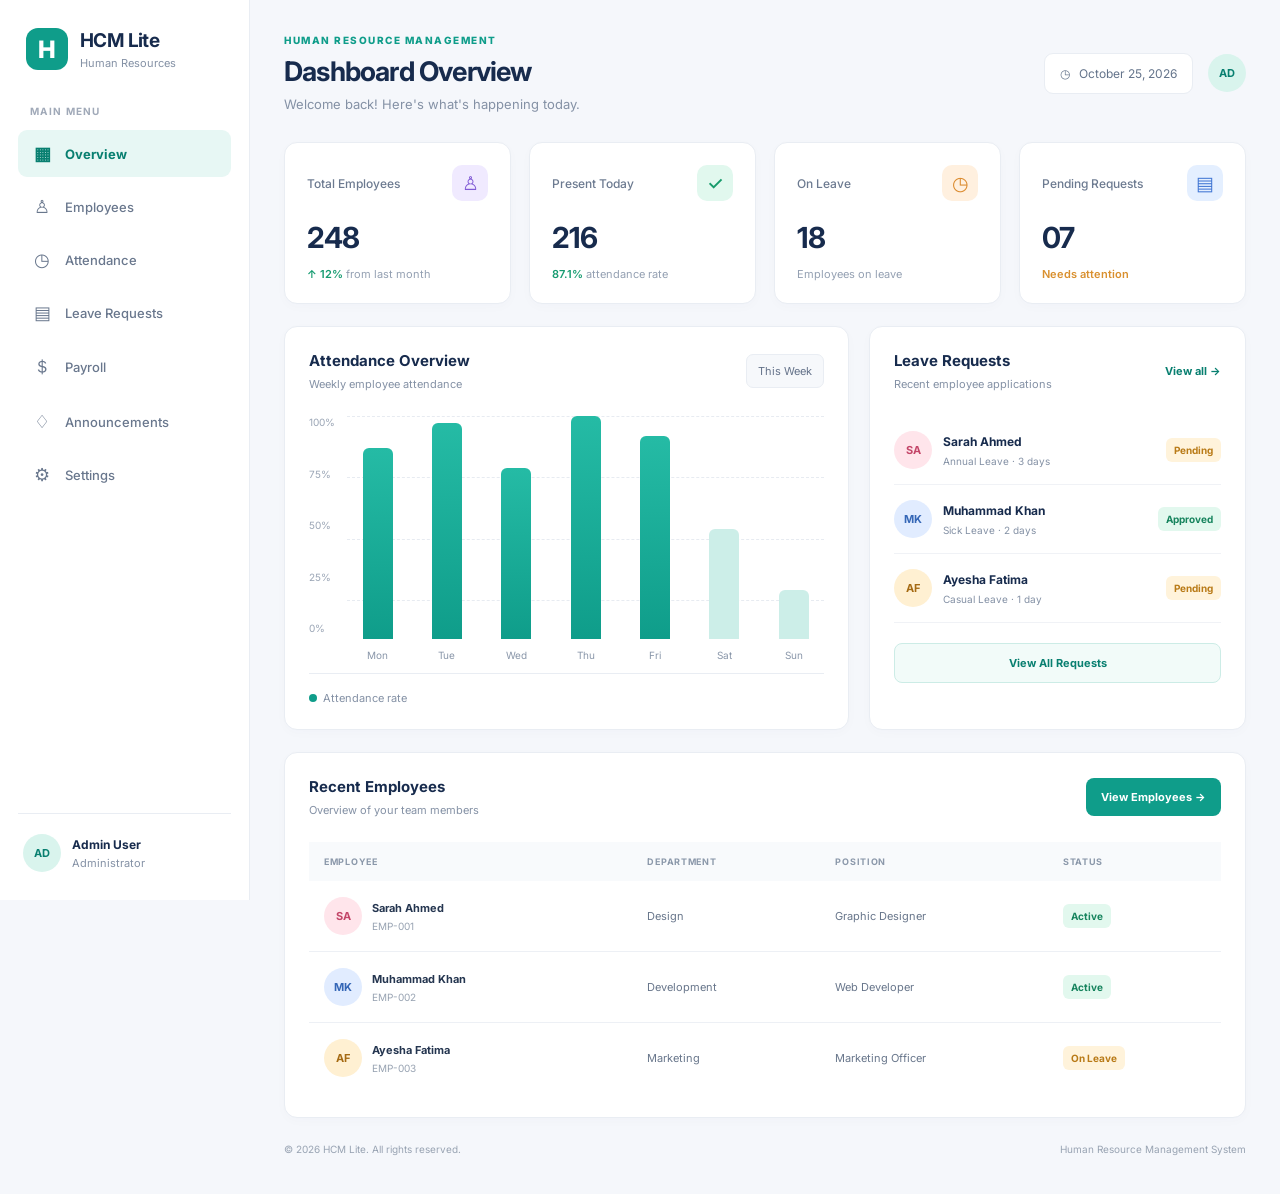
<file: index.html>
<!DOCTYPE html>
<html lang="en"><head><meta charset="UTF-8"><meta name="viewport" content="width=device-width, initial-scale=1.0"><title>HCM Lite | Dashboard</title><link rel="stylesheet" href="style.css"></head>
<body><div class="dashboard"><aside class="sidebar"><a class="brand" href="index.html"><div class="brand-logo">H</div><div><h2>HCM Lite</h2><p>Human Resources</p></div></a><p class="menu-title">MAIN MENU</p><nav class="nav-menu"><a href="index.html" class="nav-link active"><span>▦</span>Overview</a>
<a href="employees.html" class="nav-link"><span>♙</span>Employees</a>
<a href="attendance.html" class="nav-link"><span>◷</span>Attendance</a>
<a href="leaves.html" class="nav-link"><span>▤</span>Leave Requests</a>
<a href="payroll.html" class="nav-link"><span>＄</span>Payroll</a>
<a href="announcements.html" class="nav-link"><span>♢</span>Announcements</a>
<a href="settings.html" class="nav-link"><span>⚙</span>Settings</a></nav><div class="sidebar-bottom"><div class="profile"><div class="avatar admin-avatar">AD</div><div><h4>Admin User</h4><p>Administrator</p></div></div></div></aside>
<main class="main-content"><header class="topbar"><div><p class="eyebrow">HUMAN RESOURCE MANAGEMENT</p><h1>Dashboard Overview</h1><p class="subtitle">Welcome back! Here's what's happening today.</p></div><div class="top-actions"><div class="date-box">◷ &nbsp; October 25, 2026</div><div class="avatar admin-avatar">AD</div></div></header>
<section class="stats-grid">
<div class="stat-card"><div class="stat-top"><span>Total Employees</span><span class="stat-icon purple">♙</span></div><h2>248</h2><p class="positive">↑ 12% <span>from last month</span></p></div>
<div class="stat-card"><div class="stat-top"><span>Present Today</span><span class="stat-icon green">✓</span></div><h2>216</h2><p class="positive">87.1% <span>attendance rate</span></p></div>
<div class="stat-card"><div class="stat-top"><span>On Leave</span><span class="stat-icon orange">◷</span></div><h2>18</h2><p class="muted">Employees on leave</p></div>
<div class="stat-card"><div class="stat-top"><span>Pending Requests</span><span class="stat-icon blue">▤</span></div><h2>07</h2><p class="warning-text">Needs attention</p></div></section>
<section class="content-grid"><div class="panel"><div class="panel-heading"><div><h3>Attendance Overview</h3><p>Weekly employee attendance</p></div><span class="small-badge">This Week</span></div>
<div class="chart"><div class="chart-y"><span>100%</span><span>75%</span><span>50%</span><span>25%</span><span>0%</span></div><div class="chart-area"><div class="grid-line line-1"></div><div class="grid-line line-2"></div><div class="grid-line line-3"></div><div class="grid-line line-4"></div><div class="bars">
<div class="bar-group"><div class="bar" style="height:78%"></div><span>Mon</span></div><div class="bar-group"><div class="bar" style="height:88%"></div><span>Tue</span></div><div class="bar-group"><div class="bar" style="height:70%"></div><span>Wed</span></div><div class="bar-group"><div class="bar" style="height:94%"></div><span>Thu</span></div><div class="bar-group"><div class="bar" style="height:83%"></div><span>Fri</span></div><div class="bar-group"><div class="bar secondary-bar" style="height:45%"></div><span>Sat</span></div><div class="bar-group"><div class="bar secondary-bar" style="height:20%"></div><span>Sun</span></div></div></div></div><div class="chart-legend"><i class="legend-dot"></i>Attendance rate</div></div>
<div class="panel"><div class="panel-heading"><div><h3>Leave Requests</h3><p>Recent employee applications</p></div><a href="leaves.html" class="text-link">View all →</a></div>
<div class="request-item"><div class="avatar avatar-pink">SA</div><div class="request-info"><h4>Sarah Ahmed</h4><p>Annual Leave · 3 days</p></div><span class="status pending">Pending</span></div>
<div class="request-item"><div class="avatar avatar-blue">MK</div><div class="request-info"><h4>Muhammad Khan</h4><p>Sick Leave · 2 days</p></div><span class="status approved">Approved</span></div>
<div class="request-item"><div class="avatar avatar-yellow">AF</div><div class="request-info"><h4>Ayesha Fatima</h4><p>Casual Leave · 1 day</p></div><span class="status pending">Pending</span></div><a href="leaves.html" class="view-button">View All Requests</a></div></section>
<section class="panel"><div class="panel-heading"><div><h3>Recent Employees</h3><p>Overview of your team members</p></div><a href="employees.html" class="primary-button">View Employees →</a></div><div class="table-wrap"><table><thead><tr><th>EMPLOYEE</th><th>DEPARTMENT</th><th>POSITION</th><th>STATUS</th></tr></thead><tbody>
<tr><td><div class="table-person"><div class="avatar avatar-pink">SA</div><div><strong>Sarah Ahmed</strong><small>EMP-001</small></div></div></td><td>Design</td><td>Graphic Designer</td><td><span class="status approved">Active</span></td></tr>
<tr><td><div class="table-person"><div class="avatar avatar-blue">MK</div><div><strong>Muhammad Khan</strong><small>EMP-002</small></div></div></td><td>Development</td><td>Web Developer</td><td><span class="status approved">Active</span></td></tr>
<tr><td><div class="table-person"><div class="avatar avatar-yellow">AF</div><div><strong>Ayesha Fatima</strong><small>EMP-003</small></div></div></td><td>Marketing</td><td>Marketing Officer</td><td><span class="status pending">On Leave</span></td></tr></tbody></table></div></section><footer class="footer"><p>© 2026 HCM Lite. All rights reserved.</p><p>Human Resource Management System</p></footer></main></div></body></html>
</file>
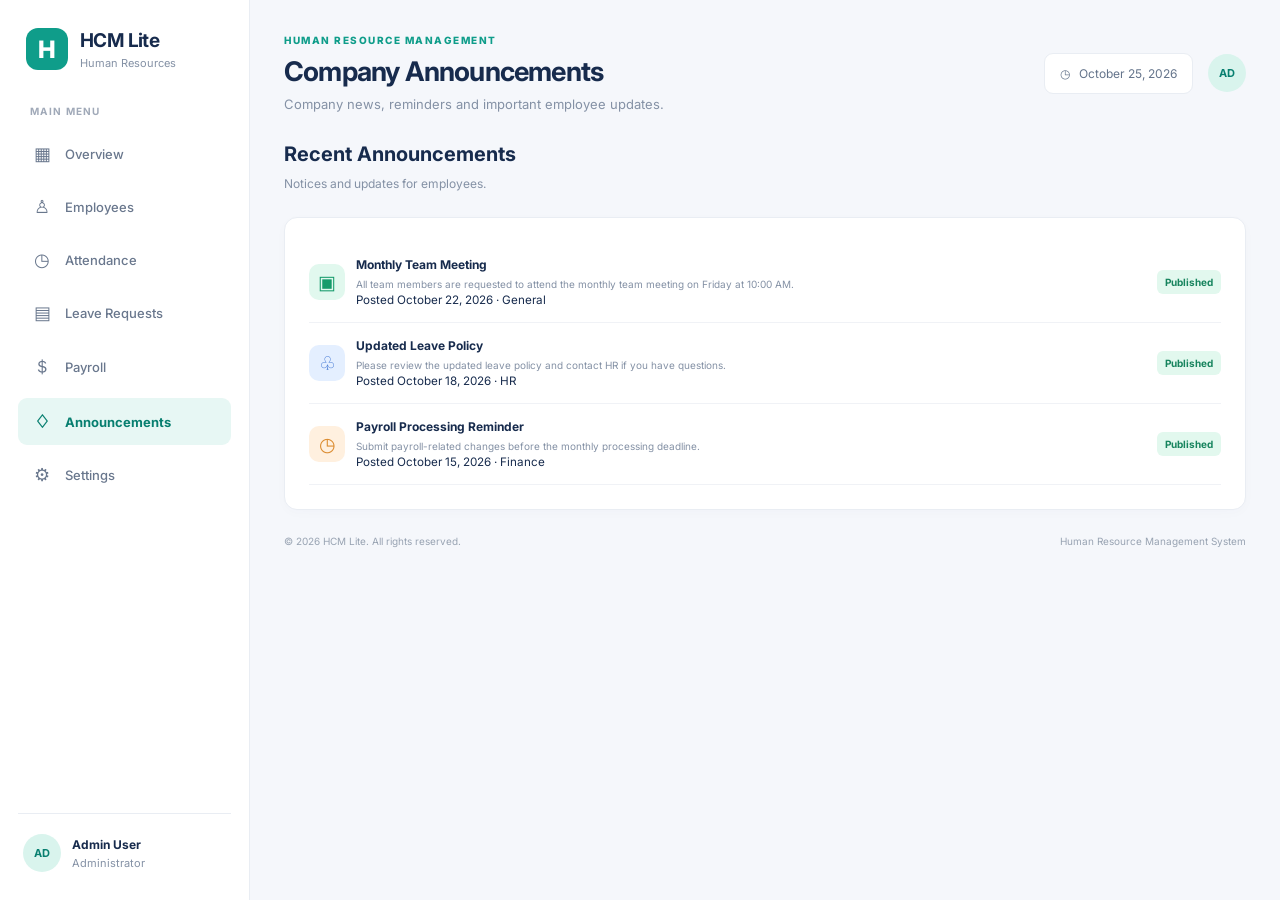
<file: announcements.html>
<!DOCTYPE html>
<html lang="en"><head><meta charset="UTF-8"><meta name="viewport" content="width=device-width, initial-scale=1.0"><title>HCM Lite | Announcements</title><link rel="stylesheet" href="style.css"></head>
<body><div class="dashboard"><aside class="sidebar"><a class="brand" href="index.html"><div class="brand-logo">H</div><div><h2>HCM Lite</h2><p>Human Resources</p></div></a><p class="menu-title">MAIN MENU</p><nav class="nav-menu"><a href="index.html" class="nav-link"><span>▦</span>Overview</a>
<a href="employees.html" class="nav-link"><span>♙</span>Employees</a>
<a href="attendance.html" class="nav-link"><span>◷</span>Attendance</a>
<a href="leaves.html" class="nav-link"><span>▤</span>Leave Requests</a>
<a href="payroll.html" class="nav-link"><span>＄</span>Payroll</a>
<a href="announcements.html" class="nav-link active"><span>♢</span>Announcements</a>
<a href="settings.html" class="nav-link"><span>⚙</span>Settings</a></nav><div class="sidebar-bottom"><div class="profile"><div class="avatar admin-avatar">AD</div><div><h4>Admin User</h4><p>Administrator</p></div></div></div></aside>
<main class="main-content"><header class="topbar"><div><p class="eyebrow">HUMAN RESOURCE MANAGEMENT</p><h1>Company Announcements</h1><p class="subtitle">Company news, reminders and important employee updates.</p></div><div class="top-actions"><div class="date-box">◷ &nbsp; October 25, 2026</div><div class="avatar admin-avatar">AD</div></div></header>
<div class="page-intro"><h2>Recent Announcements</h2><p>Notices and updates for employees.</p></div><section class="panel"><div class="request-item"><div class="stat-icon green">▣</div><div class="request-info"><h4>Monthly Team Meeting</h4><p>All team members are requested to attend the monthly team meeting on Friday at 10:00 AM.</p><small>Posted October 22, 2026 · General</small></div><span class="status approved">Published</span></div><div class="request-item"><div class="stat-icon blue">♧</div><div class="request-info"><h4>Updated Leave Policy</h4><p>Please review the updated leave policy and contact HR if you have questions.</p><small>Posted October 18, 2026 · HR</small></div><span class="status approved">Published</span></div><div class="request-item"><div class="stat-icon orange">◷</div><div class="request-info"><h4>Payroll Processing Reminder</h4><p>Submit payroll-related changes before the monthly processing deadline.</p><small>Posted October 15, 2026 · Finance</small></div><span class="status approved">Published</span></div></section><footer class="footer"><p>© 2026 HCM Lite. All rights reserved.</p><p>Human Resource Management System</p></footer></main></div></body></html>
</file>
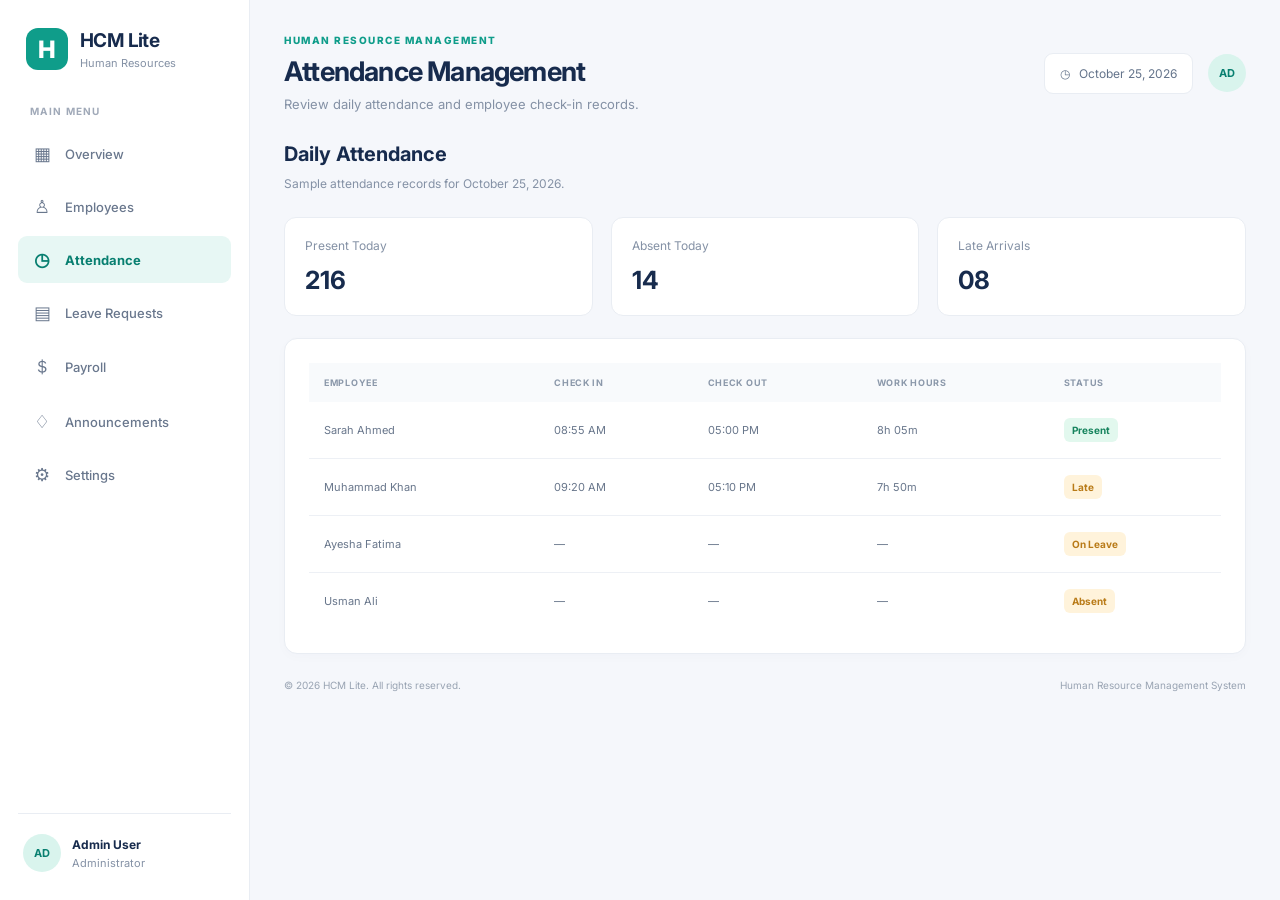
<file: attendance.html>
<!DOCTYPE html>
<html lang="en"><head><meta charset="UTF-8"><meta name="viewport" content="width=device-width, initial-scale=1.0"><title>HCM Lite | Attendance</title><link rel="stylesheet" href="style.css"></head>
<body><div class="dashboard"><aside class="sidebar"><a class="brand" href="index.html"><div class="brand-logo">H</div><div><h2>HCM Lite</h2><p>Human Resources</p></div></a><p class="menu-title">MAIN MENU</p><nav class="nav-menu"><a href="index.html" class="nav-link"><span>▦</span>Overview</a>
<a href="employees.html" class="nav-link"><span>♙</span>Employees</a>
<a href="attendance.html" class="nav-link active"><span>◷</span>Attendance</a>
<a href="leaves.html" class="nav-link"><span>▤</span>Leave Requests</a>
<a href="payroll.html" class="nav-link"><span>＄</span>Payroll</a>
<a href="announcements.html" class="nav-link"><span>♢</span>Announcements</a>
<a href="settings.html" class="nav-link"><span>⚙</span>Settings</a></nav><div class="sidebar-bottom"><div class="profile"><div class="avatar admin-avatar">AD</div><div><h4>Admin User</h4><p>Administrator</p></div></div></div></aside>
<main class="main-content"><header class="topbar"><div><p class="eyebrow">HUMAN RESOURCE MANAGEMENT</p><h1>Attendance Management</h1><p class="subtitle">Review daily attendance and employee check-in records.</p></div><div class="top-actions"><div class="date-box">◷ &nbsp; October 25, 2026</div><div class="avatar admin-avatar">AD</div></div></header>
<div class="page-intro"><h2>Daily Attendance</h2><p>Sample attendance records for October 25, 2026.</p></div><div class="info-grid"><div class="info-card"><p>Present Today</p><h3>216</h3></div><div class="info-card"><p>Absent Today</p><h3>14</h3></div><div class="info-card"><p>Late Arrivals</p><h3>08</h3></div></div><section class="panel"><div class="table-wrap"><table><thead><tr><th>EMPLOYEE</th><th>CHECK IN</th><th>CHECK OUT</th><th>WORK HOURS</th><th>STATUS</th></tr></thead><tbody><tr><td>Sarah Ahmed</td><td>08:55 AM</td><td>05:00 PM</td><td>8h 05m</td><td><span class="status approved">Present</span></td></tr><tr><td>Muhammad Khan</td><td>09:20 AM</td><td>05:10 PM</td><td>7h 50m</td><td><span class="status pending">Late</span></td></tr><tr><td>Ayesha Fatima</td><td>—</td><td>—</td><td>—</td><td><span class="status pending">On Leave</span></td></tr><tr><td>Usman Ali</td><td>—</td><td>—</td><td>—</td><td><span class="status pending">Absent</span></td></tr></tbody></table></div></section><footer class="footer"><p>© 2026 HCM Lite. All rights reserved.</p><p>Human Resource Management System</p></footer></main></div></body></html>
</file>
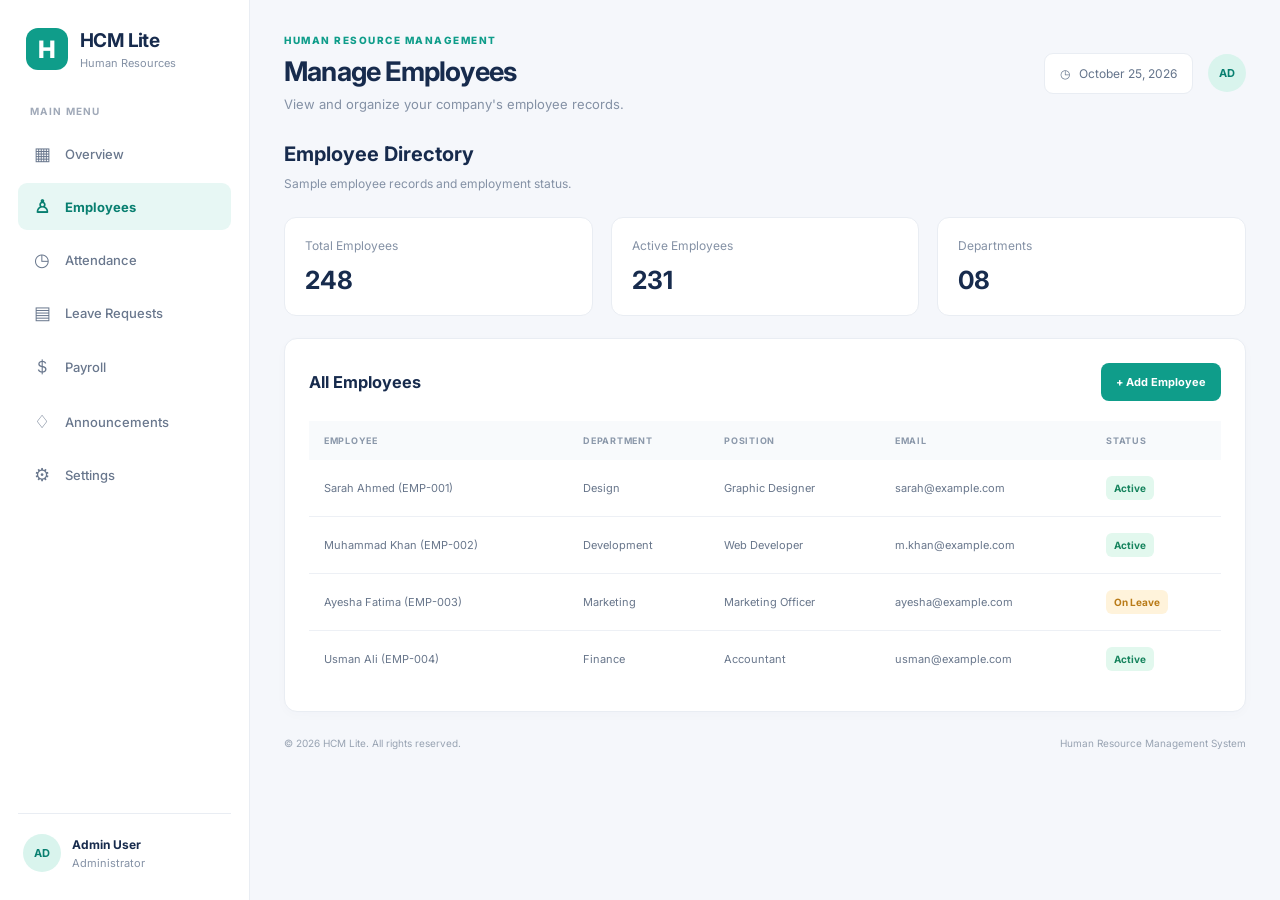
<file: employees.html>
<!DOCTYPE html>
<html lang="en"><head><meta charset="UTF-8"><meta name="viewport" content="width=device-width, initial-scale=1.0"><title>HCM Lite | Employees</title><link rel="stylesheet" href="style.css"></head>
<body><div class="dashboard"><aside class="sidebar"><a class="brand" href="index.html"><div class="brand-logo">H</div><div><h2>HCM Lite</h2><p>Human Resources</p></div></a><p class="menu-title">MAIN MENU</p><nav class="nav-menu"><a href="index.html" class="nav-link"><span>▦</span>Overview</a>
<a href="employees.html" class="nav-link active"><span>♙</span>Employees</a>
<a href="attendance.html" class="nav-link"><span>◷</span>Attendance</a>
<a href="leaves.html" class="nav-link"><span>▤</span>Leave Requests</a>
<a href="payroll.html" class="nav-link"><span>＄</span>Payroll</a>
<a href="announcements.html" class="nav-link"><span>♢</span>Announcements</a>
<a href="settings.html" class="nav-link"><span>⚙</span>Settings</a></nav><div class="sidebar-bottom"><div class="profile"><div class="avatar admin-avatar">AD</div><div><h4>Admin User</h4><p>Administrator</p></div></div></div></aside>
<main class="main-content"><header class="topbar"><div><p class="eyebrow">HUMAN RESOURCE MANAGEMENT</p><h1>Manage Employees</h1><p class="subtitle">View and organize your company's employee records.</p></div><div class="top-actions"><div class="date-box">◷ &nbsp; October 25, 2026</div><div class="avatar admin-avatar">AD</div></div></header>
<div class="page-intro"><h2>Employee Directory</h2><p>Sample employee records and employment status.</p></div><div class="info-grid"><div class="info-card"><p>Total Employees</p><h3>248</h3></div><div class="info-card"><p>Active Employees</p><h3>231</h3></div><div class="info-card"><p>Departments</p><h3>08</h3></div></div><section class="panel"><div class="toolbar"><h3>All Employees</h3><span class="primary-button">+ Add Employee</span></div><div class="table-wrap"><table><thead><tr><th>EMPLOYEE</th><th>DEPARTMENT</th><th>POSITION</th><th>EMAIL</th><th>STATUS</th></tr></thead><tbody><tr><td>Sarah Ahmed (EMP-001)</td><td>Design</td><td>Graphic Designer</td><td>sarah@example.com</td><td><span class="status approved">Active</span></td></tr><tr><td>Muhammad Khan (EMP-002)</td><td>Development</td><td>Web Developer</td><td>m.khan@example.com</td><td><span class="status approved">Active</span></td></tr><tr><td>Ayesha Fatima (EMP-003)</td><td>Marketing</td><td>Marketing Officer</td><td>ayesha@example.com</td><td><span class="status pending">On Leave</span></td></tr><tr><td>Usman Ali (EMP-004)</td><td>Finance</td><td>Accountant</td><td>usman@example.com</td><td><span class="status approved">Active</span></td></tr></tbody></table></div></section><footer class="footer"><p>© 2026 HCM Lite. All rights reserved.</p><p>Human Resource Management System</p></footer></main></div></body></html>
</file>
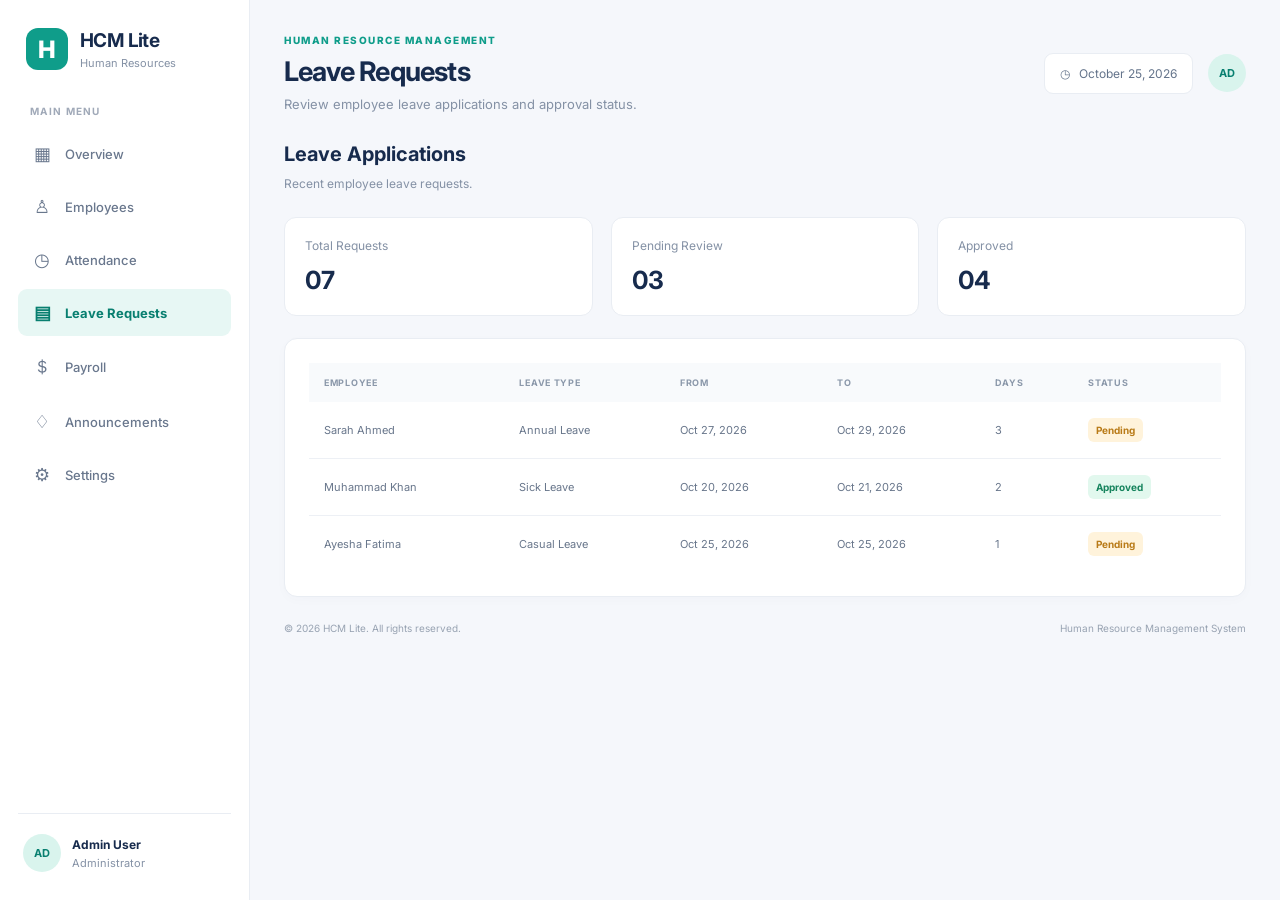
<file: leaves.html>
<!DOCTYPE html>
<html lang="en"><head><meta charset="UTF-8"><meta name="viewport" content="width=device-width, initial-scale=1.0"><title>HCM Lite | Leave Requests</title><link rel="stylesheet" href="style.css"></head>
<body><div class="dashboard"><aside class="sidebar"><a class="brand" href="index.html"><div class="brand-logo">H</div><div><h2>HCM Lite</h2><p>Human Resources</p></div></a><p class="menu-title">MAIN MENU</p><nav class="nav-menu"><a href="index.html" class="nav-link"><span>▦</span>Overview</a>
<a href="employees.html" class="nav-link"><span>♙</span>Employees</a>
<a href="attendance.html" class="nav-link"><span>◷</span>Attendance</a>
<a href="leaves.html" class="nav-link active"><span>▤</span>Leave Requests</a>
<a href="payroll.html" class="nav-link"><span>＄</span>Payroll</a>
<a href="announcements.html" class="nav-link"><span>♢</span>Announcements</a>
<a href="settings.html" class="nav-link"><span>⚙</span>Settings</a></nav><div class="sidebar-bottom"><div class="profile"><div class="avatar admin-avatar">AD</div><div><h4>Admin User</h4><p>Administrator</p></div></div></div></aside>
<main class="main-content"><header class="topbar"><div><p class="eyebrow">HUMAN RESOURCE MANAGEMENT</p><h1>Leave Requests</h1><p class="subtitle">Review employee leave applications and approval status.</p></div><div class="top-actions"><div class="date-box">◷ &nbsp; October 25, 2026</div><div class="avatar admin-avatar">AD</div></div></header>
<div class="page-intro"><h2>Leave Applications</h2><p>Recent employee leave requests.</p></div><div class="info-grid"><div class="info-card"><p>Total Requests</p><h3>07</h3></div><div class="info-card"><p>Pending Review</p><h3>03</h3></div><div class="info-card"><p>Approved</p><h3>04</h3></div></div><section class="panel"><div class="table-wrap"><table><thead><tr><th>EMPLOYEE</th><th>LEAVE TYPE</th><th>FROM</th><th>TO</th><th>DAYS</th><th>STATUS</th></tr></thead><tbody><tr><td>Sarah Ahmed</td><td>Annual Leave</td><td>Oct 27, 2026</td><td>Oct 29, 2026</td><td>3</td><td><span class="status pending">Pending</span></td></tr><tr><td>Muhammad Khan</td><td>Sick Leave</td><td>Oct 20, 2026</td><td>Oct 21, 2026</td><td>2</td><td><span class="status approved">Approved</span></td></tr><tr><td>Ayesha Fatima</td><td>Casual Leave</td><td>Oct 25, 2026</td><td>Oct 25, 2026</td><td>1</td><td><span class="status pending">Pending</span></td></tr></tbody></table></div></section><footer class="footer"><p>© 2026 HCM Lite. All rights reserved.</p><p>Human Resource Management System</p></footer></main></div></body></html>
</file>
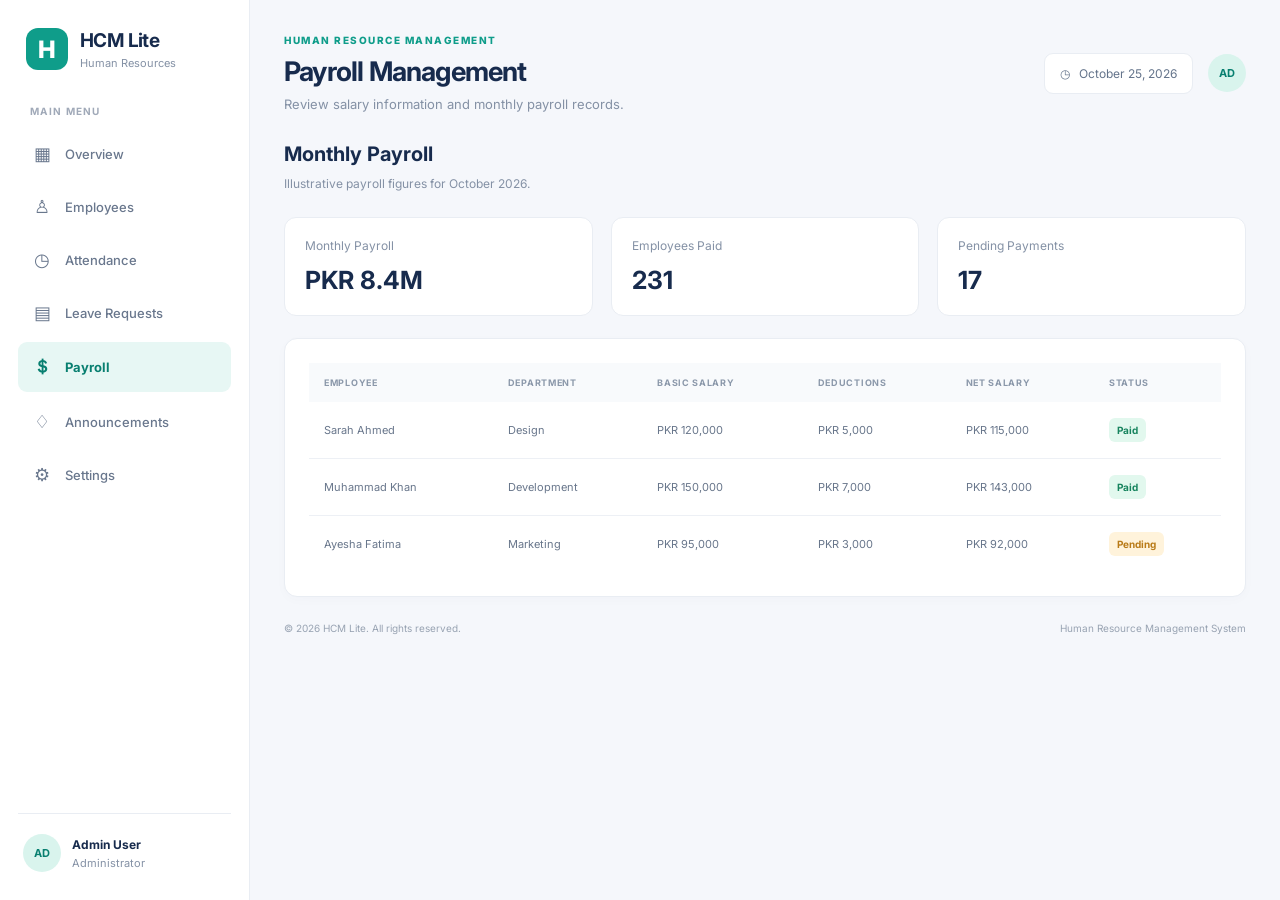
<file: payroll.html>
<!DOCTYPE html>
<html lang="en"><head><meta charset="UTF-8"><meta name="viewport" content="width=device-width, initial-scale=1.0"><title>HCM Lite | Payroll</title><link rel="stylesheet" href="style.css"></head>
<body><div class="dashboard"><aside class="sidebar"><a class="brand" href="index.html"><div class="brand-logo">H</div><div><h2>HCM Lite</h2><p>Human Resources</p></div></a><p class="menu-title">MAIN MENU</p><nav class="nav-menu"><a href="index.html" class="nav-link"><span>▦</span>Overview</a>
<a href="employees.html" class="nav-link"><span>♙</span>Employees</a>
<a href="attendance.html" class="nav-link"><span>◷</span>Attendance</a>
<a href="leaves.html" class="nav-link"><span>▤</span>Leave Requests</a>
<a href="payroll.html" class="nav-link active"><span>＄</span>Payroll</a>
<a href="announcements.html" class="nav-link"><span>♢</span>Announcements</a>
<a href="settings.html" class="nav-link"><span>⚙</span>Settings</a></nav><div class="sidebar-bottom"><div class="profile"><div class="avatar admin-avatar">AD</div><div><h4>Admin User</h4><p>Administrator</p></div></div></div></aside>
<main class="main-content"><header class="topbar"><div><p class="eyebrow">HUMAN RESOURCE MANAGEMENT</p><h1>Payroll Management</h1><p class="subtitle">Review salary information and monthly payroll records.</p></div><div class="top-actions"><div class="date-box">◷ &nbsp; October 25, 2026</div><div class="avatar admin-avatar">AD</div></div></header>
<div class="page-intro"><h2>Monthly Payroll</h2><p>Illustrative payroll figures for October 2026.</p></div><div class="info-grid"><div class="info-card"><p>Monthly Payroll</p><h3>PKR 8.4M</h3></div><div class="info-card"><p>Employees Paid</p><h3>231</h3></div><div class="info-card"><p>Pending Payments</p><h3>17</h3></div></div><section class="panel"><div class="table-wrap"><table><thead><tr><th>EMPLOYEE</th><th>DEPARTMENT</th><th>BASIC SALARY</th><th>DEDUCTIONS</th><th>NET SALARY</th><th>STATUS</th></tr></thead><tbody><tr><td>Sarah Ahmed</td><td>Design</td><td>PKR 120,000</td><td>PKR 5,000</td><td>PKR 115,000</td><td><span class="status approved">Paid</span></td></tr><tr><td>Muhammad Khan</td><td>Development</td><td>PKR 150,000</td><td>PKR 7,000</td><td>PKR 143,000</td><td><span class="status approved">Paid</span></td></tr><tr><td>Ayesha Fatima</td><td>Marketing</td><td>PKR 95,000</td><td>PKR 3,000</td><td>PKR 92,000</td><td><span class="status pending">Pending</span></td></tr></tbody></table></div></section><footer class="footer"><p>© 2026 HCM Lite. All rights reserved.</p><p>Human Resource Management System</p></footer></main></div></body></html>
</file>
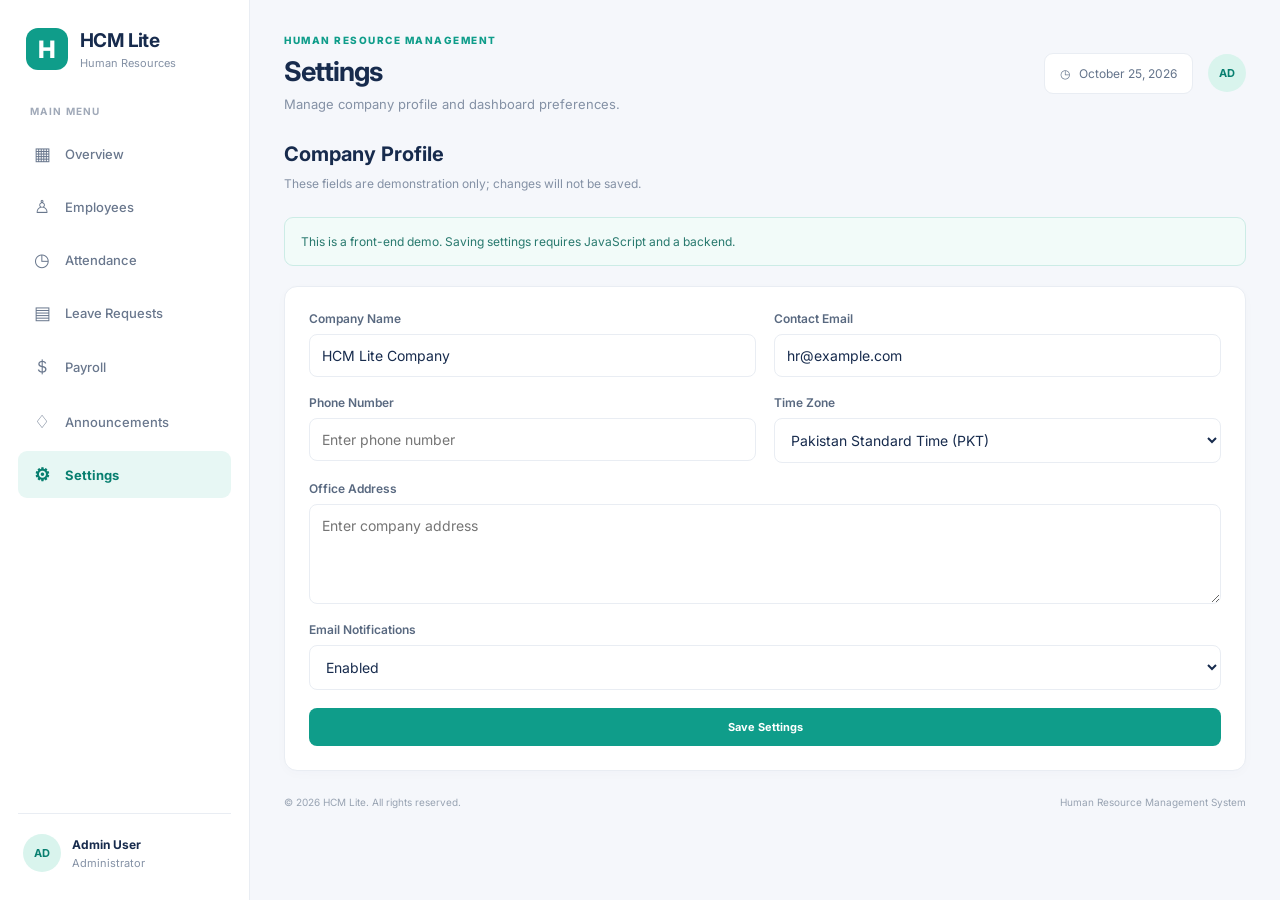
<file: settings.html>
<!DOCTYPE html>
<html lang="en"><head><meta charset="UTF-8"><meta name="viewport" content="width=device-width, initial-scale=1.0"><title>HCM Lite | Settings</title><link rel="stylesheet" href="style.css"></head>
<body><div class="dashboard"><aside class="sidebar"><a class="brand" href="index.html"><div class="brand-logo">H</div><div><h2>HCM Lite</h2><p>Human Resources</p></div></a><p class="menu-title">MAIN MENU</p><nav class="nav-menu"><a href="index.html" class="nav-link"><span>▦</span>Overview</a>
<a href="employees.html" class="nav-link"><span>♙</span>Employees</a>
<a href="attendance.html" class="nav-link"><span>◷</span>Attendance</a>
<a href="leaves.html" class="nav-link"><span>▤</span>Leave Requests</a>
<a href="payroll.html" class="nav-link"><span>＄</span>Payroll</a>
<a href="announcements.html" class="nav-link"><span>♢</span>Announcements</a>
<a href="settings.html" class="nav-link active"><span>⚙</span>Settings</a></nav><div class="sidebar-bottom"><div class="profile"><div class="avatar admin-avatar">AD</div><div><h4>Admin User</h4><p>Administrator</p></div></div></div></aside>
<main class="main-content"><header class="topbar"><div><p class="eyebrow">HUMAN RESOURCE MANAGEMENT</p><h1>Settings</h1><p class="subtitle">Manage company profile and dashboard preferences.</p></div><div class="top-actions"><div class="date-box">◷ &nbsp; October 25, 2026</div><div class="avatar admin-avatar">AD</div></div></header>
<div class="page-intro"><h2>Company Profile</h2><p>These fields are demonstration only; changes will not be saved.</p></div><div class="notice">This is a front-end demo. Saving settings requires JavaScript and a backend.</div><section class="panel"><form><div class="form-grid"><div class="form-field"><label for="company">Company Name</label><input id="company" value="HCM Lite Company"></div><div class="form-field"><label for="email">Contact Email</label><input id="email" type="email" value="hr@example.com"></div><div class="form-field"><label for="phone">Phone Number</label><input id="phone" type="tel" placeholder="Enter phone number"></div><div class="form-field"><label for="timezone">Time Zone</label><select id="timezone"><option>Pakistan Standard Time (PKT)</option><option>UTC</option></select></div><div class="form-field full"><label for="address">Office Address</label><textarea id="address" placeholder="Enter company address"></textarea></div><div class="form-field full"><label for="notifications">Email Notifications</label><select id="notifications"><option>Enabled</option><option>Disabled</option></select></div><div class="form-field full"><button class="primary-button" type="button">Save Settings</button></div></div></form></section><footer class="footer"><p>© 2026 HCM Lite. All rights reserved.</p><p>Human Resource Management System</p></footer></main></div></body></html>
</file>
<file: style.css>
@import url('https://fonts.googleapis.com/css2?family=Inter:wght@400;500;600;700;800&display=swap');
:root{--primary:#0f9d8a;--primary-dark:#087f70;--background:#f5f7fb;--text:#172b4d;--muted:#8491a5;--border:#e9edf3;--sidebar-width:250px}
*{margin:0;padding:0;box-sizing:border-box}body{font-family:Inter,Arial,sans-serif;background:var(--background);color:var(--text);font-size:14px}a{text-decoration:none;color:inherit}
.dashboard{min-height:100vh}.sidebar{width:var(--sidebar-width);height:100vh;position:fixed;top:0;left:0;display:flex;flex-direction:column;background:#fff;border-right:1px solid var(--border);padding:28px 18px;z-index:10;overflow-y:auto}
.brand{display:flex;align-items:center;gap:12px;padding:0 8px 35px}.brand-logo{width:42px;height:42px;background:var(--primary);color:#fff;border-radius:12px;display:grid;place-items:center;font-size:24px;font-weight:800}.brand h2{font-size:19px;letter-spacing:-.6px}.brand p{color:var(--muted);font-size:11px;margin-top:4px}
.menu-title{color:#a0a9b8;font-size:10px;font-weight:700;letter-spacing:1.3px;padding:0 12px 13px}.nav-menu{display:flex;flex-direction:column;gap:6px}.nav-link{display:flex;align-items:center;gap:13px;padding:13px 14px;color:#69778d;font-size:13px;font-weight:500;border-radius:9px;transition:.2s}.nav-link span{width:20px;text-align:center;font-size:18px}.nav-link:hover{color:var(--primary-dark);background:#f0faf8}.nav-link.active{color:var(--primary-dark);background:#e7f7f4;font-weight:700}
.sidebar-bottom{margin-top:auto;border-top:1px solid var(--border);padding:20px 5px 0}.profile{display:flex;align-items:center;gap:11px}.profile h4{font-size:12px}.profile p{font-size:11px;color:var(--muted);margin-top:4px}
.avatar{width:38px;height:38px;flex-shrink:0;border-radius:50%;display:grid;place-items:center;font-size:11px;font-weight:700}.admin-avatar{background:#d9f4ed;color:#087f70}.avatar-pink{background:#ffe5eb;color:#c34568}.avatar-blue{background:#e1ecff;color:#3567b7}.avatar-yellow{background:#fff0d2;color:#a56a13}
.main-content{margin-left:var(--sidebar-width);padding:34px;max-width:1800px}.topbar{display:flex;align-items:center;justify-content:space-between;gap:20px;margin-bottom:30px}.eyebrow{color:var(--primary);font-size:10px;font-weight:800;letter-spacing:1.5px;margin-bottom:9px}.topbar h1{font-size:27px;letter-spacing:-.8px;margin-bottom:8px}.subtitle{color:var(--muted);font-size:13px}.top-actions{display:flex;align-items:center;gap:15px}.date-box{padding:12px 15px;border:1px solid var(--border);border-radius:9px;background:#fff;color:#64748b;font-size:12px;white-space:nowrap}
.stats-grid{display:grid;grid-template-columns:repeat(4,minmax(0,1fr));gap:18px;margin-bottom:22px}.stat-card{padding:22px;background:#fff;border:1px solid var(--border);border-radius:13px;min-width:0;box-shadow:0 3px 12px #172b4d05}.stat-top{display:flex;justify-content:space-between;align-items:center;gap:10px;color:#6c7a90;font-size:12px;font-weight:500}.stat-icon{width:36px;height:36px;border-radius:10px;display:grid;place-items:center;font-size:19px}.purple{background:#f0eaff;color:#805ad5}.green{background:#e1f8ee;color:#169b6b}.orange{background:#fff0df;color:#db8a2d}.blue{background:#e4efff;color:#4277d4}.stat-card h2{font-size:29px;margin:19px 0 12px;letter-spacing:-1px}.positive,.warning-text,.muted{font-size:11px;font-weight:600}.positive{color:#159b70}.positive span{color:#94a0b2;font-weight:400}.muted{color:#94a0b2;font-weight:400}.warning-text{color:#d9902f}
.content-grid{display:grid;grid-template-columns:minmax(0,1.5fr) minmax(300px,1fr);gap:20px;margin-bottom:22px}.panel{background:#fff;border:1px solid var(--border);border-radius:13px;padding:24px;min-width:0;box-shadow:0 3px 12px #172b4d05}.panel-heading{display:flex;justify-content:space-between;align-items:center;gap:12px;margin-bottom:25px}.panel-heading h3{font-size:15px;margin-bottom:7px}.panel-heading p{color:var(--muted);font-size:11px}.small-badge{background:#f6f8fb;border:1px solid var(--border);border-radius:7px;padding:9px 11px;font-size:11px;color:#65738a;white-space:nowrap}
.chart{display:flex;height:245px;gap:12px}.chart-y{display:flex;flex-direction:column;justify-content:space-between;color:#9aa5b5;font-size:10px;padding-bottom:27px}.chart-area{position:relative;flex:1;min-width:0}.grid-line{position:absolute;left:0;right:0;border-top:1px dashed #e7ebf1}.line-1{top:0}.line-2{top:25%}.line-3{top:50%}.line-4{top:75%}.bars{height:100%;display:flex;align-items:stretch;justify-content:space-around;position:relative;z-index:1;gap:8px}.bar-group{width:11%;height:100%;display:flex;flex-direction:column;align-items:center;justify-content:flex-end;gap:10px;color:#8996a9;font-size:10px}.bar{width:min(30px,80%);min-height:5px;background:linear-gradient(180deg,#25bba5,#0f9d8a);border-radius:6px 6px 0 0}.secondary-bar{background:#cceee8}.chart-legend{border-top:1px solid var(--border);margin-top:12px;padding-top:17px;color:#8491a5;font-size:11px}.legend-dot{display:inline-block;width:8px;height:8px;background:var(--primary);border-radius:50%;margin-right:6px}
.text-link{color:var(--primary-dark);font-size:11px;font-weight:700;white-space:nowrap}.request-item{display:flex;align-items:center;gap:11px;padding:15px 0;border-bottom:1px solid #f0f2f6}.request-info{flex:1;min-width:0}.request-info h4{font-size:12px;margin-bottom:6px}.request-info p{color:var(--muted);font-size:10px}.status{display:inline-block;border-radius:6px;padding:6px 8px;font-size:10px;font-weight:700;white-space:nowrap}.approved{background:#e2f8ee;color:#17845e}.pending{background:#fff3db;color:#b97b18}.view-button{display:block;text-align:center;border:1px solid #ccece6;color:var(--primary-dark);background:#f2fbf9;padding:12px;margin-top:20px;border-radius:8px;font-size:11px;font-weight:700}.view-button:hover{background:#e3f7f3}.primary-button{display:inline-block;background:var(--primary);color:#fff;border:0;border-radius:8px;padding:12px 15px;font-family:inherit;font-size:11px;font-weight:700;white-space:nowrap}.primary-button:hover{background:var(--primary-dark)}
.table-wrap{width:100%;overflow-x:auto}table{width:100%;border-collapse:collapse;text-align:left;white-space:nowrap}thead{background:#f8fafc}th{padding:14px 15px;color:#8b98aa;font-size:9px;letter-spacing:.7px;font-weight:700}td{padding:16px 15px;border-bottom:1px solid #edf0f5;color:#68768b;font-size:11px}tbody tr:last-child td{border-bottom:none}.table-person{display:flex;align-items:center;gap:10px}.table-person strong{display:block;color:#253650;font-size:11px;margin-bottom:5px}.table-person small{display:block;color:#98a3b2;font-size:10px}
.footer{display:flex;justify-content:space-between;gap:15px;color:#98a3b2;font-size:10px;padding:25px 0 5px}.page-intro{margin-bottom:24px}.page-intro h2{font-size:20px;margin-bottom:8px}.page-intro p{color:var(--muted);font-size:12px;line-height:1.6}.toolbar{display:flex;justify-content:space-between;align-items:center;gap:12px;margin-bottom:20px;flex-wrap:wrap}.info-grid{display:grid;grid-template-columns:repeat(3,minmax(0,1fr));gap:18px;margin-bottom:22px}.info-card{background:#fff;border:1px solid var(--border);border-radius:12px;padding:20px}.info-card p{font-size:12px;color:var(--muted);margin-bottom:12px}.info-card h3{font-size:25px}.form-grid{display:grid;grid-template-columns:repeat(2,minmax(0,1fr));gap:18px}.form-field{display:flex;flex-direction:column;gap:8px}.form-field label{font-size:12px;font-weight:600;color:#596980}.form-field input,.form-field select,.form-field textarea{width:100%;border:1px solid var(--border);border-radius:8px;padding:12px;font:inherit;background:#fff;color:var(--text)}.form-field textarea{min-height:100px;resize:vertical}.form-field.full{grid-column:1/-1}.notice{border:1px solid #ccece6;background:#f2fbf9;color:#28796e;padding:14px 16px;border-radius:9px;font-size:12px;line-height:1.6;margin-bottom:20px}
@media(max-width:1200px){.main-content{padding:25px}.stats-grid{grid-template-columns:repeat(2,minmax(0,1fr))}.content-grid{grid-template-columns:1fr}}
@media(max-width:760px){.sidebar{position:relative;width:100%;height:auto;padding:18px;border-right:none;border-bottom:1px solid var(--border)}.brand{padding:0 0 18px}.menu-title{padding:0 0 10px}.nav-menu{display:grid;grid-template-columns:repeat(2,minmax(0,1fr));gap:5px}.nav-link{padding:11px 9px;gap:8px;font-size:11px}.sidebar-bottom{display:none}.main-content{margin-left:0;padding:22px 16px}.topbar{align-items:flex-start;flex-direction:column;margin-bottom:22px}.topbar h1{font-size:23px}.top-actions{width:100%;justify-content:space-between}.stats-grid{gap:12px}.stat-card{padding:16px}.stat-top{align-items:flex-start;font-size:11px}.stat-icon{width:30px;height:30px;font-size:16px}.stat-card h2{font-size:25px}.panel{padding:17px}.panel-heading{align-items:flex-start}.request-item{flex-wrap:wrap}.footer{flex-direction:column}.info-grid{grid-template-columns:1fr}.form-grid{grid-template-columns:1fr}.form-field.full{grid-column:auto}}
@media(max-width:380px){.stats-grid{grid-template-columns:1fr}.date-box{font-size:10px}}
</file>
